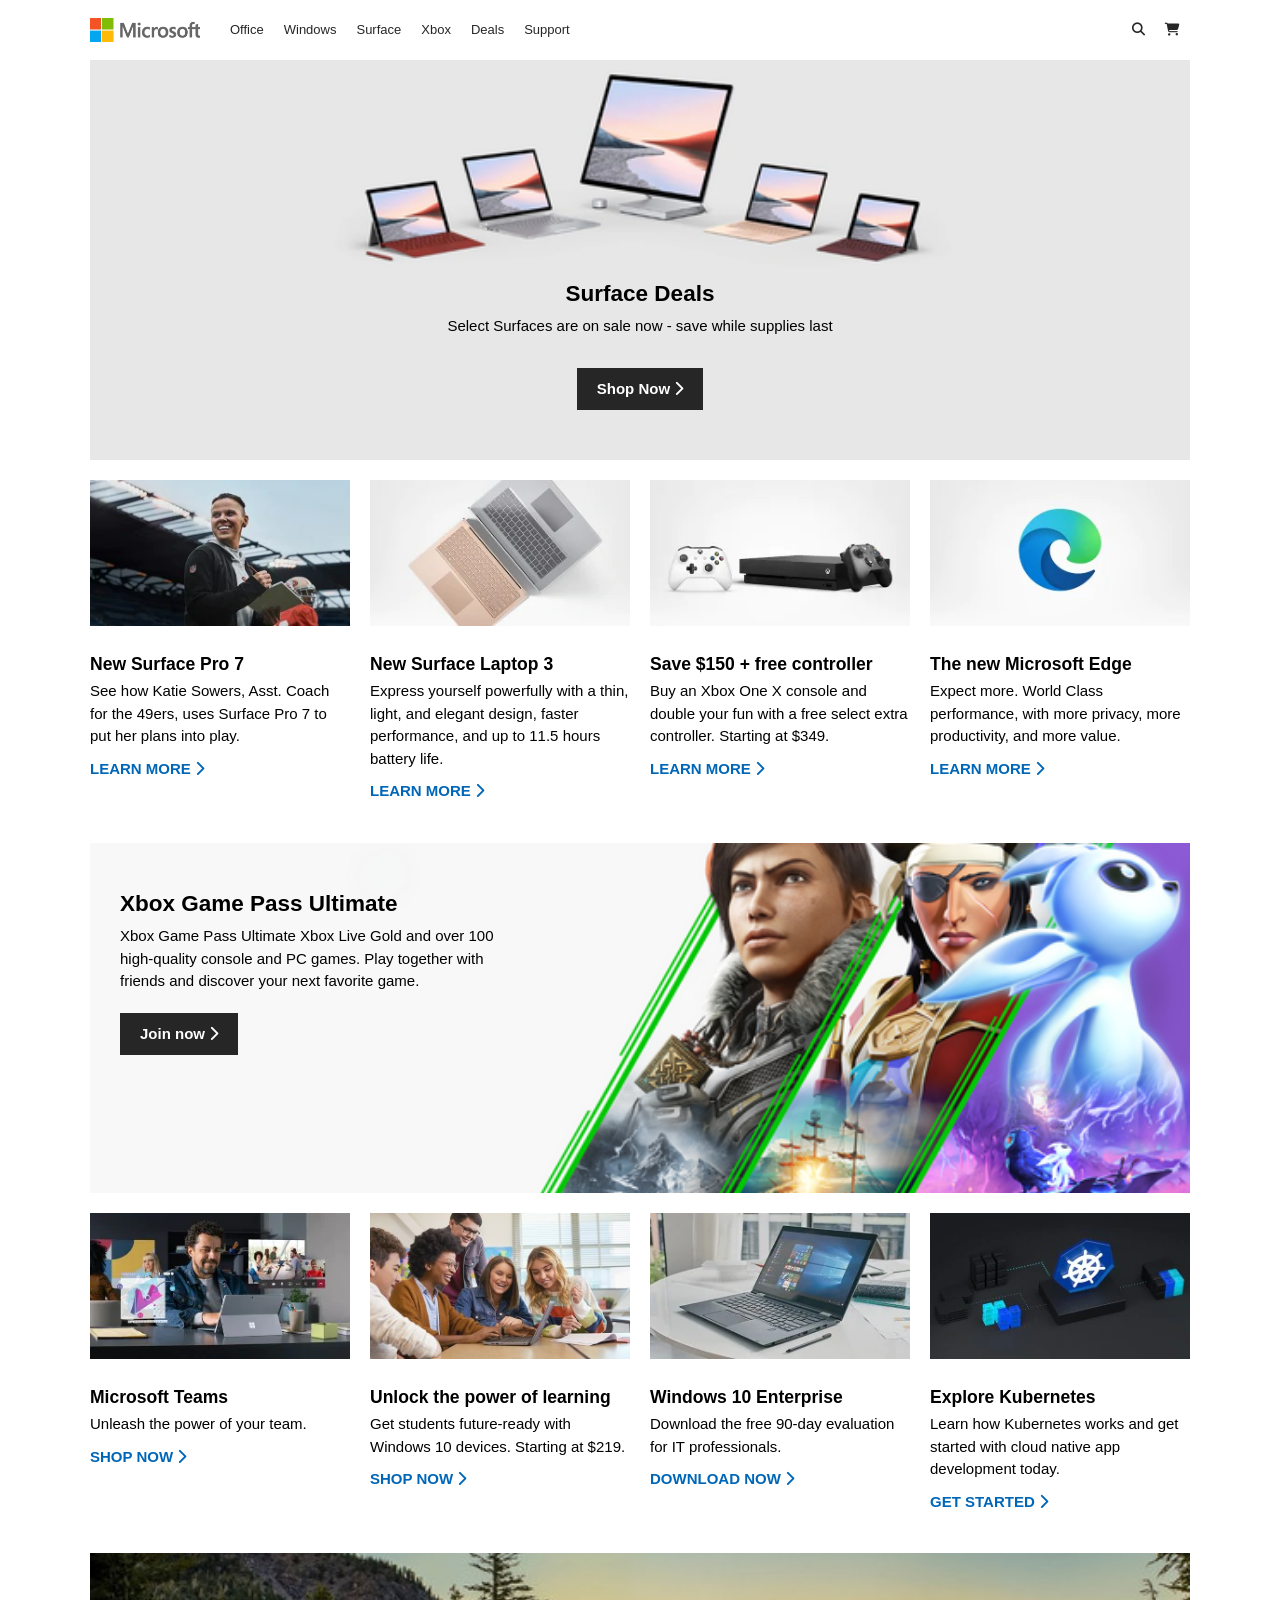
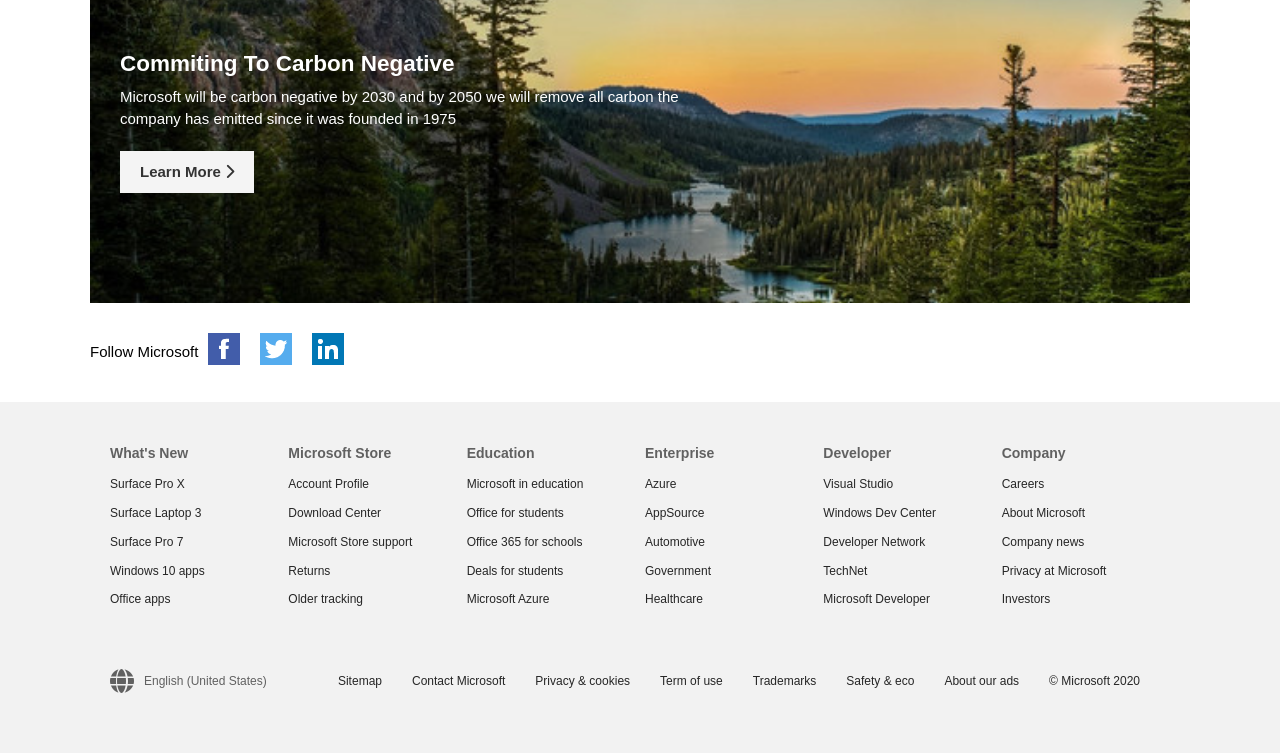
<file: index.html>
<!DOCTYPE html>
<html lang="en">
<head>
  <meta charset="UTF-8">
  <meta http-equiv="X-UA-Compatible" content="IE=edge">
  <meta name="viewport" content="width=device-width, initial-scale=1.0">
  <title>Microsoft Homepage Clone</title>
  <link rel="stylesheet" href="https://cdnjs.cloudflare.com/ajax/libs/font-awesome/6.1.2/css/all.min.css" integrity="sha512-1sCRPdkRXhBV2PBLUdRb4tMg1w2YPf37qatUFeS7zlBy7jJI8Lf4VHwWfZZfpXtYSLy85pkm9GaYVYMfw5BC1A==" crossorigin="anonymous" referrerpolicy="no-referrer" />
  <link rel="stylesheet" href="microsoft.css">
  <script src="microsoft.js"></script>
</head>
<body>
  <div class="menu-btn">
    <i class="fas fa-bars fa-2x"></i>
  </div>
  <div class="container">
    <nav class="main-nav">
      <img src="microsoft/company_logo.png" alt="Company Logo" class="logo">
      <ul class="main-menu">
        <li><a href="#">Office</a></li>
        <li><a href="#">Windows</a></li>
        <li><a href="#">Surface</a></li>
        <li><a href="#">Xbox</a></li>
        <li><a href="#">Deals</a></li>
        <li><a href="#">Support</a></li>
      </ul>
    
      <ul class="right-menu">
        <li>
          <a href="#">
           <i class="fas fa-search"></i>
          </a>
        </li>
        <li>
          <a href="#">
           <i class="fas fa-shopping-cart"></i>
          </a>
        </li>
      </ul>
    </nav>

    <header class="showcase">
      <h2>Surface Deals</h2>
      <p>Select Surfaces are on sale now - save while supplies last</p>
      <a href="#" class="btn">
        Shop Now <i class="fas fa-chevron-right"></i>
      </a>
    </header>

    <section class="home-cards">
      <div>
        <img src="microsoft/surfacepro7.png">
        <h3>New Surface Pro 7</h3>
        <p>See how Katie Sowers, Asst. Coach for the 49ers, uses Surface Pro 7 to put her plans into play.</p>
        <a href="#">
          LEARN MORE <i class="fas fa-chevron-right"></i>
        </a>
      </div>
      <div>
        <img src="microsoft/surfacelaptop3.png">
        <h3>New Surface Laptop 3</h3>
        <p>Express yourself powerfully with a thin, light, and elegant design, faster performance, and up to 11.5 hours battery life.</p>
        <a href="#">
          LEARN MORE <i class="fas fa-chevron-right"></i>
        </a>
      </div>
      <div>
        <img src="microsoft/freecontroller.png">
        <h3>Save $150 + free controller</h3>
        <p>Buy an Xbox One X console and double your fun with a free select extra controller. Starting at $349.</p>
        <a href="#">
          LEARN MORE <i class="fas fa-chevron-right"></i>
        </a>
      </div>
      <div>
        <img src="microsoft/microsoftedge.png">
        <h3>The new Microsoft Edge</h3>
        <p>Expect more. World Class performance, with more privacy, more productivity, and more value.</p>
        <a href="#">
          LEARN MORE <i class="fas fa-chevron-right"></i>
        </a>
      </div>
    </section>

    <!--Xbox Section-->
    <section class="xbox-part">
      <div class="content">
        <h2>Xbox Game Pass Ultimate</h2>
        <p>Xbox Game Pass Ultimate Xbox Live Gold and over 100 high-quality console
          and PC games. Play together with friends and discover your next favorite game.
        </p>
        <a href="#" class="btn">Join now <i class="fas fa-chevron-right"></i></a>
      </div>
    </section>

    <!--Home Cards 2-->
    <section class="home-cards">
      <div>
        <img src="microsoft/microsoftteams.png">
        <h3>Microsoft Teams</h3>
        <p>Unleash the power of your team.</p>
        <a href="#">
          Shop Now <i class="fas fa-chevron-right"></i>
        </a>
      </div>
      <div>
        <img src="microsoft/poweroflearning.jpg">
        <h3>Unlock the power of learning</h3>
        <p>Get students future-ready with Windows 10 devices. Starting at $219.</p>
        <a href="#">
          Shop Now <i class="fas fa-chevron-right"></i>
        </a>
      </div>
      <div>
        <img src="microsoft/windows10enterprise.png">
        <h3>Windows 10 Enterprise</h3>
        <p>Download the free 90-day evaluation for IT professionals.</p>
        <a href="#">
          Download Now <i class="fas fa-chevron-right"></i>
        </a>
      </div>
      <div>
        <img src="microsoft/kubernetes.png">
        <h3>Explore Kubernetes</h3>
        <p>Learn how Kubernetes works and get started with cloud native app development today.</p>
        <a href="#">
          Get Started <i class="fas fa-chevron-right"></i>
        </a>
      </div>
    </section>

    <!--Carbon-->
    <section class="carbon dark">
      <div class="content">
        <h2>Commiting To Carbon Negative</h2>
        <p>Microsoft will be carbon negative by 2030 and by 2050 we will remove all carbon
           the company has emitted since it was founded in 1975
        </p>
        <a href="#" class="btn">Learn More <i class="fas fa-chevron-right"></i></a>
      </div>
    </section>

    <!--Socials Part-->
    <section class="follow">
      <p>Follow Microsoft</p>
      <a href="https://facebook.com"><img src="microsoft/facebook_logo.png" alt="Facebook"></a>
      <a href="https://twitter.com"><img src="microsoft/twitter_logo.png" alt="Twitter"></a>
      <a href="https://linkedin.com"><img src="microsoft/linkedin_logo.png" alt="LinkedIn"></a>
    </section>    
  </div>
  <!--Links-->
  <section class="links">
      <div class="links-inner">
        <ul>
          <li><h3>What's New</h3></li>
          <li><a href="#">Surface Pro X</a></li>
          <li><a href="#">Surface Laptop 3</a></li>
          <li><a href="#">Surface Pro 7</a></li>
          <li><a href="#">Windows 10 apps</a></li>
          <li><a href="#">Office apps</a></li>
        </ul>
        <ul>
          <li><h3>Microsoft Store</h3></li>
          <li><a href="#">Account Profile</a></li>
          <li><a href="#">Download Center</a></li>
          <li><a href="#">Microsoft Store support</a></li>
          <li><a href="#">Returns</a></li>
          <li><a href="#">Older tracking</a></li>
        </ul>
        <ul>
          <li><h3>Education</h3></li>
          <li><a href="#">Microsoft in education</a></li>
          <li><a href="#">Office for students</a></li>
          <li><a href="#">Office 365 for schools</a></li>
          <li><a href="#">Deals for students</a></li>
          <li><a href="#">Microsoft Azure</a></li>
        </ul>
        <ul>
          <li><h3>Enterprise</h3></li>
          <li><a href="#">Azure</a></li>
          <li><a href="#">AppSource</a></li>
          <li><a href="#">Automotive</a></li>
          <li><a href="#">Government</a></li>
          <li><a href="#">Healthcare</a></li>
        </ul>
        <ul>
          <li><h3>Developer</h3></li>
          <li><a href="#">Visual Studio</a></li>
          <li><a href="#">Windows Dev Center</a></li>
          <li><a href="#">Developer Network</a></li>
          <li><a href="#">TechNet</a></li>
          <li><a href="#">Microsoft Developer</a></li>
        </ul>
        <ul>
          <li><h3>Company</h3></li>
          <li><a href="#">Careers</a></li>
          <li><a href="#">About Microsoft</a></li>
          <li><a href="#">Company news</a></li>
          <li><a href="#">Privacy at Microsoft</a></li>
          <li><a href="#">Investors</a></li>
        </ul>
      </div>
  </section>

  <!--Footer-->
  <footer class="footer">
    <div class="footer-inner">
      <div><i class="fas fa-globe fa-2x"></i>English (United States)</div>
      <ul>
        <li><a href="#">Sitemap</a></li>
        <li><a href="#">Contact Microsoft</a></li>
        <li><a href="#">Privacy & cookies</a></li>
        <li><a href="#">Term of use</a></li>
        <li><a href="#">Trademarks</a></li>
        <li><a href="#">Safety & eco</a></li>
        <li><a href="#">About our ads</a></li>
        <li><a href="#">&copy; Microsoft 2020</a></li>
      </ul>
    </div>
  </footer>
  
</body>
</html>
</file>
<file: microsoft.css>
*{
  box-sizing: border-box;
  margin: 0;
  padding: 0;
}

body{
  font-family: 'Segoe UI', Tahoma, Geneva, Verdana, sans-serif;
  background-color: white;
  color: black;
  font-size: 15px;
  line-height: 1.5em;
}

a{
  color: #262626;
  text-decoration: none;
}

ul{
  list-style: none;
}

.container{
  width: 90%;
  max-width: 1100px;
  margin: auto;
}

.main-nav{
  display: flex;
  align-items: center;
  height: 60px;
  padding: 20px 0;
  font-size: 13px;
  justify-content: space-between;
}

.logo{
  width: 110px;
}

.main-nav ul{
  display: flex;
}

.main-nav ul li{
  padding: 0 10px;
}

.main-nav ul li a{
  padding-bottom: 2px;
}

.main-nav ul li a:hover{
  border-bottom: 2px solid #262626;
}
.main-nav ul.main-menu{
  flex: 1;
  margin-left: 20px;
}

.right-menu{
  display: flex;
}

.menu-btn{
  cursor: pointer;
  position: absolute;
  top: 20px;
  right: 30px;
  z-index: 2;
  display: none;
}

.btn{
  cursor: pointer;
  display: inline-block;
  font-weight: bold;
  border: 0;
  padding: 10px 20px;
  background: #262626;
  color: white;
  font-size: 15px;
  transition: opacity 0.15s;
}

.btn:hover{
  opacity: 0.9;
}

.dark{
  color: white;
}

.dark .btn{
  background: #f4f4f4;
  color: #333;
}

.showcase{
  width: 100%;
  height: 400px;
  background: url('./microsoft/showcase.png') no-repeat center center/cover;
  display: flex;
  flex-direction: column;
  align-items: center;
  text-align: center;
  justify-content: flex-end;
  padding-bottom: 50px;
  margin-bottom: 20px;
}

.showcase h2, .showcase p{
  margin-bottom: 10px;
}

.showcase .btn{
  margin-top: 20px;
}

/* Home Cards */

.home-cards{
  display: grid;
  grid-template-columns: repeat(4, 1fr);
  grid-gap: 20px;
  margin-bottom: 40px;
}

.home-cards img{
  width: 100%;
  margin-bottom: 20px;
}

.home-cards h3{
  margin-bottom: 5px;
}

.home-cards a{
  display: inline-block;
  padding-top: 10px;
  color: #0067b8;
  text-transform: uppercase;
  font-weight: bold;
}

.home-cards a:hover i{
  margin-left: 10px;
}

/* Xbox Section*/
.xbox-part{
  width: 100%;
  height: 350px;
  background: url('./microsoft/xbox_pic.png') no-repeat center center/cover;
  margin-bottom: 20px;
}

.content{
  width: 40%;
  padding: 50px 0 0 30px;
}

.xbox-part p, .carbon p{
  margin: 10px 0 20px;
}

/* Carbon */

.carbon{
  width: 100%;
  height: 350px;
  background: url('./microsoft/carbon.jpg') no-repeat center center/cover;
}

.carbon .content{
  width: 55%;
  padding: 100px 0 0 30px;
}

/*Follow*/
.follow{
  display: flex;
  align-items: center;
  justify-content: flex-start;
  margin: 30px 0 30px;
}

.follow *{
  margin-right: 10px;
}

/*Links*/
.links{
  background: #f2f2f2;
  color: #616161;
  font-size: 12px;
  padding: 35px 0;
}

.links-inner{
  display: grid;
  max-width: 1100px;
  margin: 0 auto;
  padding: 0 20px;
  grid-template-columns: repeat(6,1fr);
  grid-gap: 10px;
  align-items: flex-start;
  justify-content: center;
}

.links li{
  line-height: 2.4;
}

/*Footer*/
.footer{
  background: #f2f2f2;
  color: #616161;
  font-size: 12px;
  padding: 20px 0;
}

.footer-inner{
  max-width: 1100px;
  margin: 0 auto;
  padding: 0 20px 0 20px;
  display: flex;
  align-items: center;
  justify-content: space-between;
}

.footer div{
  margin-bottom: 20px;
  display: flex;
  align-items: center;
}

.footer div i{
  margin-right: 10px;
}

.footer ul{
  display: flex;
  flex-wrap: wrap;
}

.footer li{
  margin-right: 30px;
  margin-bottom: 20px;
}

@media(max-width: 700px) {
  .home-cards{
    grid-template-columns: repeat(2,1fr);
  }
  .xbox-part .content p{
    display: none;
  }
  .xbox-part .content a{
    margin-top: 20px;
  }
  .carbon .content{
    width: 85%;
  }
  .links .links-inner{
    grid-template-columns: repeat(2,1fr);
  }
  .main-nav .right-menu{
    margin-right: 50px;
  }
  .menu-btn{
    display: block;
  }
  .menu-btn:hover{
    opacity: 0.5;
  }
  .main-nav ul.main-menu{
    display: block;
    position: absolute;
    top: 0;
    left: 0;
    background: #f2f2f2;
    width: 50%;
    height: 100%;
    border-right: #ccc 1px solid;
    opacity: 0.9;
    padding: 30px;
    transform: translateX(-500px);
    transition: transform 0.5s ease-in-out;
  }
  .main-nav ul.main-menu li{
    padding: 10px;
    font-size:14px;
    border-bottom: #ccc solid 1px;
  }
  .main-nav ul.main-menu li:last-child{
    border-bottom: none;
  }
  .main-nav ul.main-menu.show{
    transform: translateX(-20px);
  }
}

@media(max-width: 500px) {
  .home-cards{
    grid-template-columns: 1fr;
  }
  .xbox-part .content p{
    display: none;
  }
  .xbox-part .content a{
    margin-top: 20px;
  }
  .carbon .content{
    width: 85%;
  }
  .links .links-inner{
    grid-template-columns: 1fr;
  }
  .links .links-inner ul{
    margin-bottom: 20px;
  }
}
</file>
